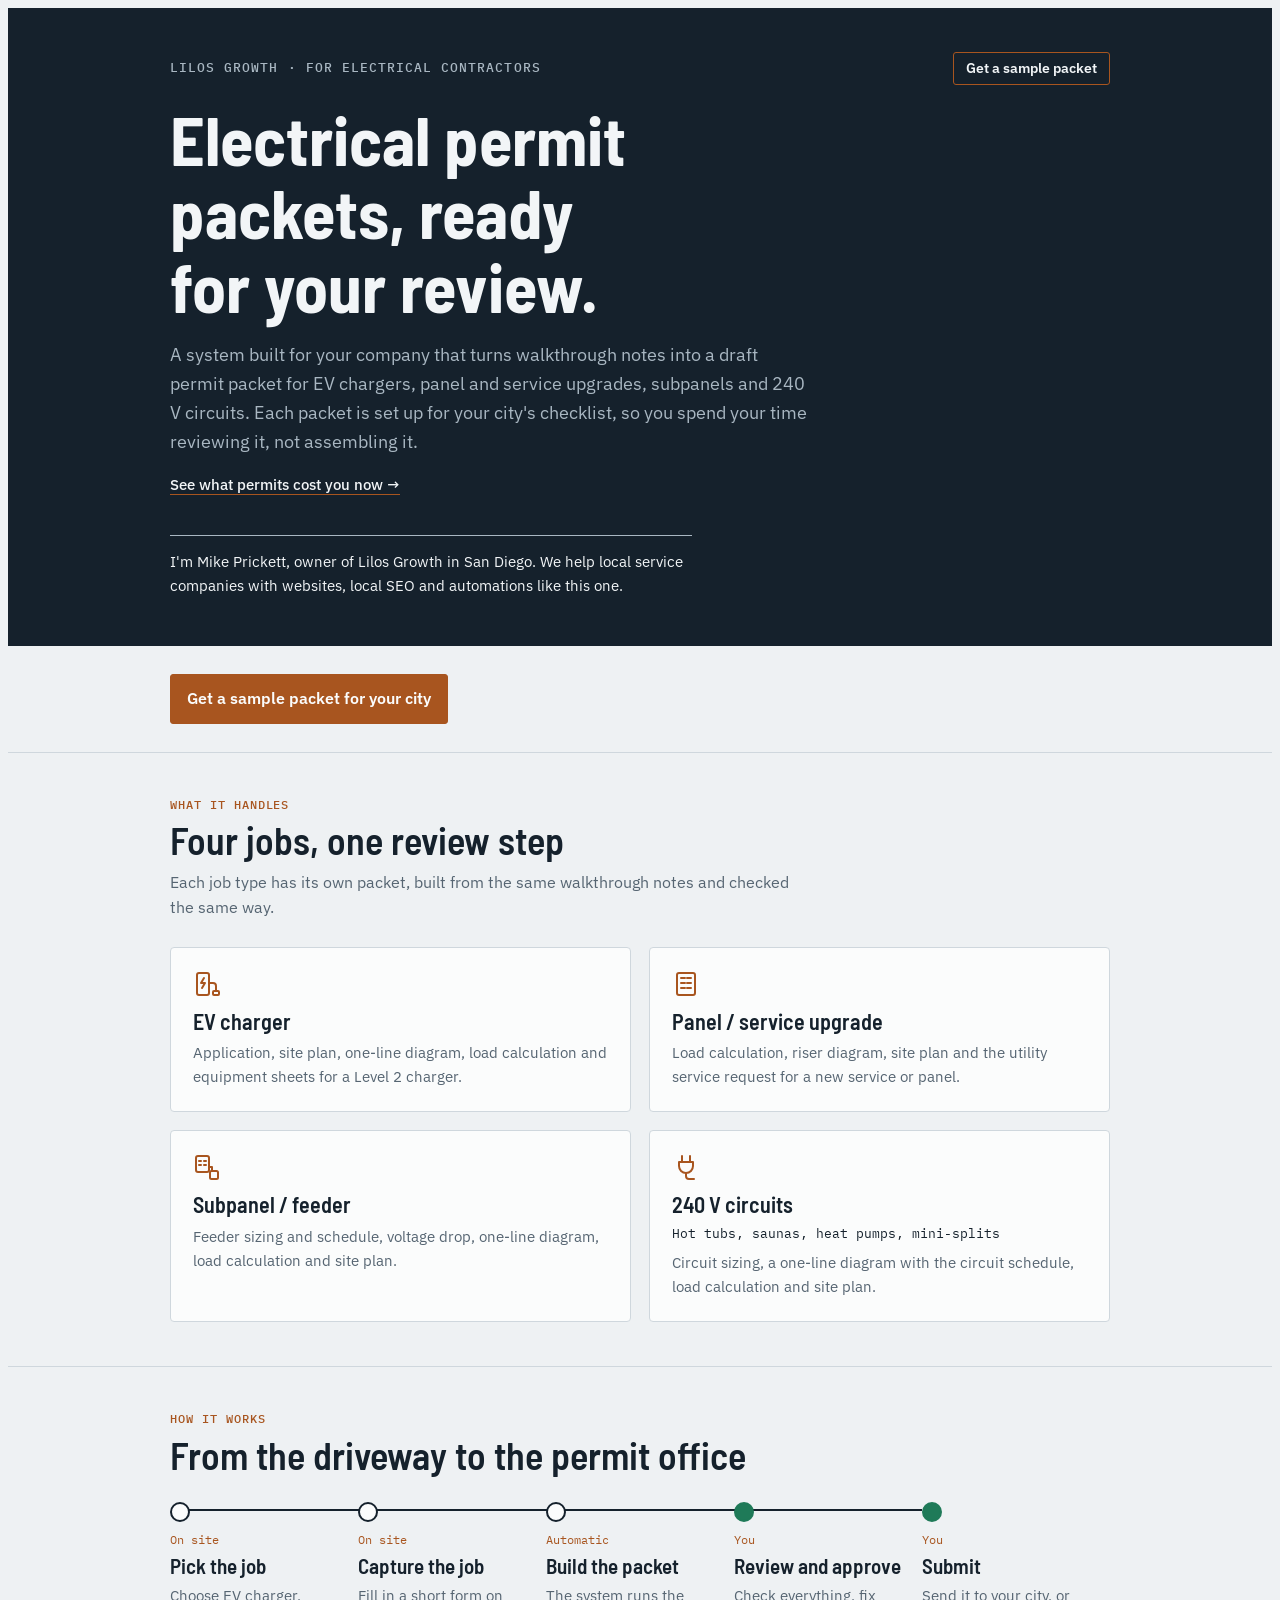
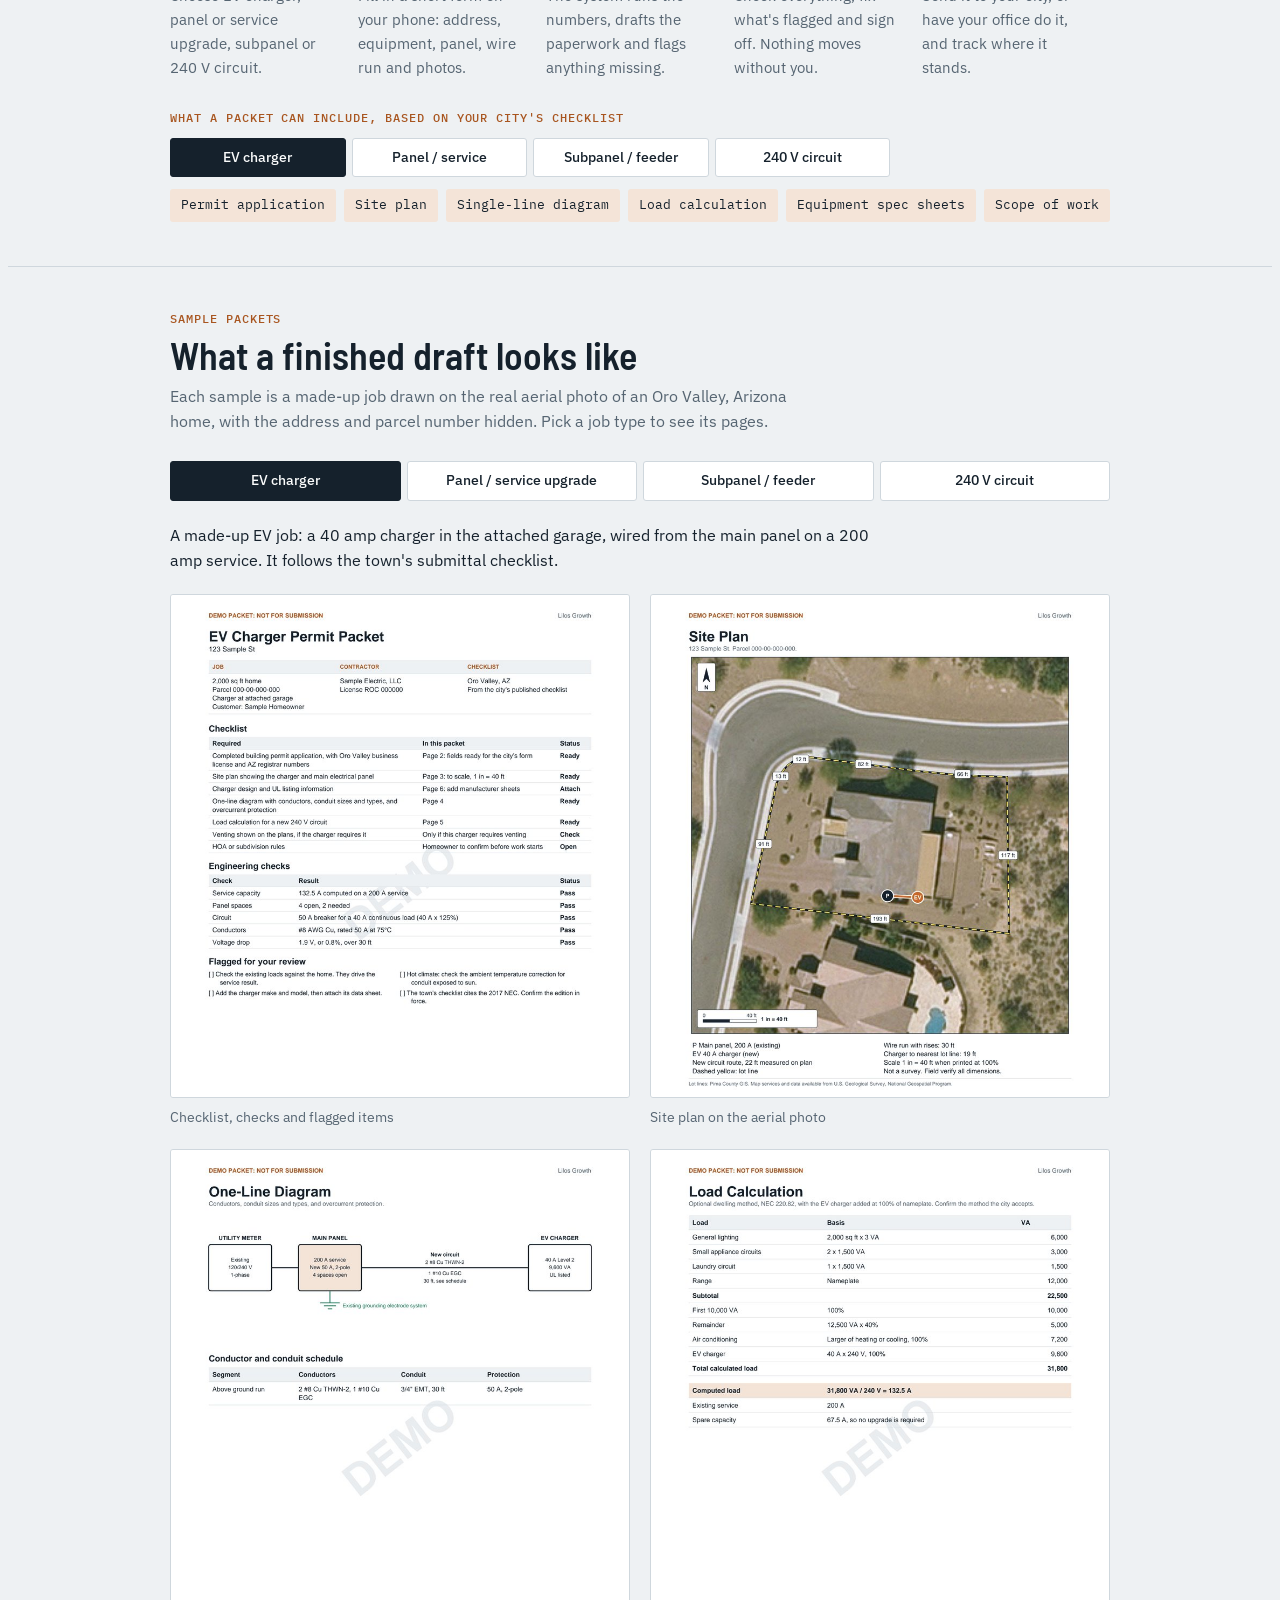
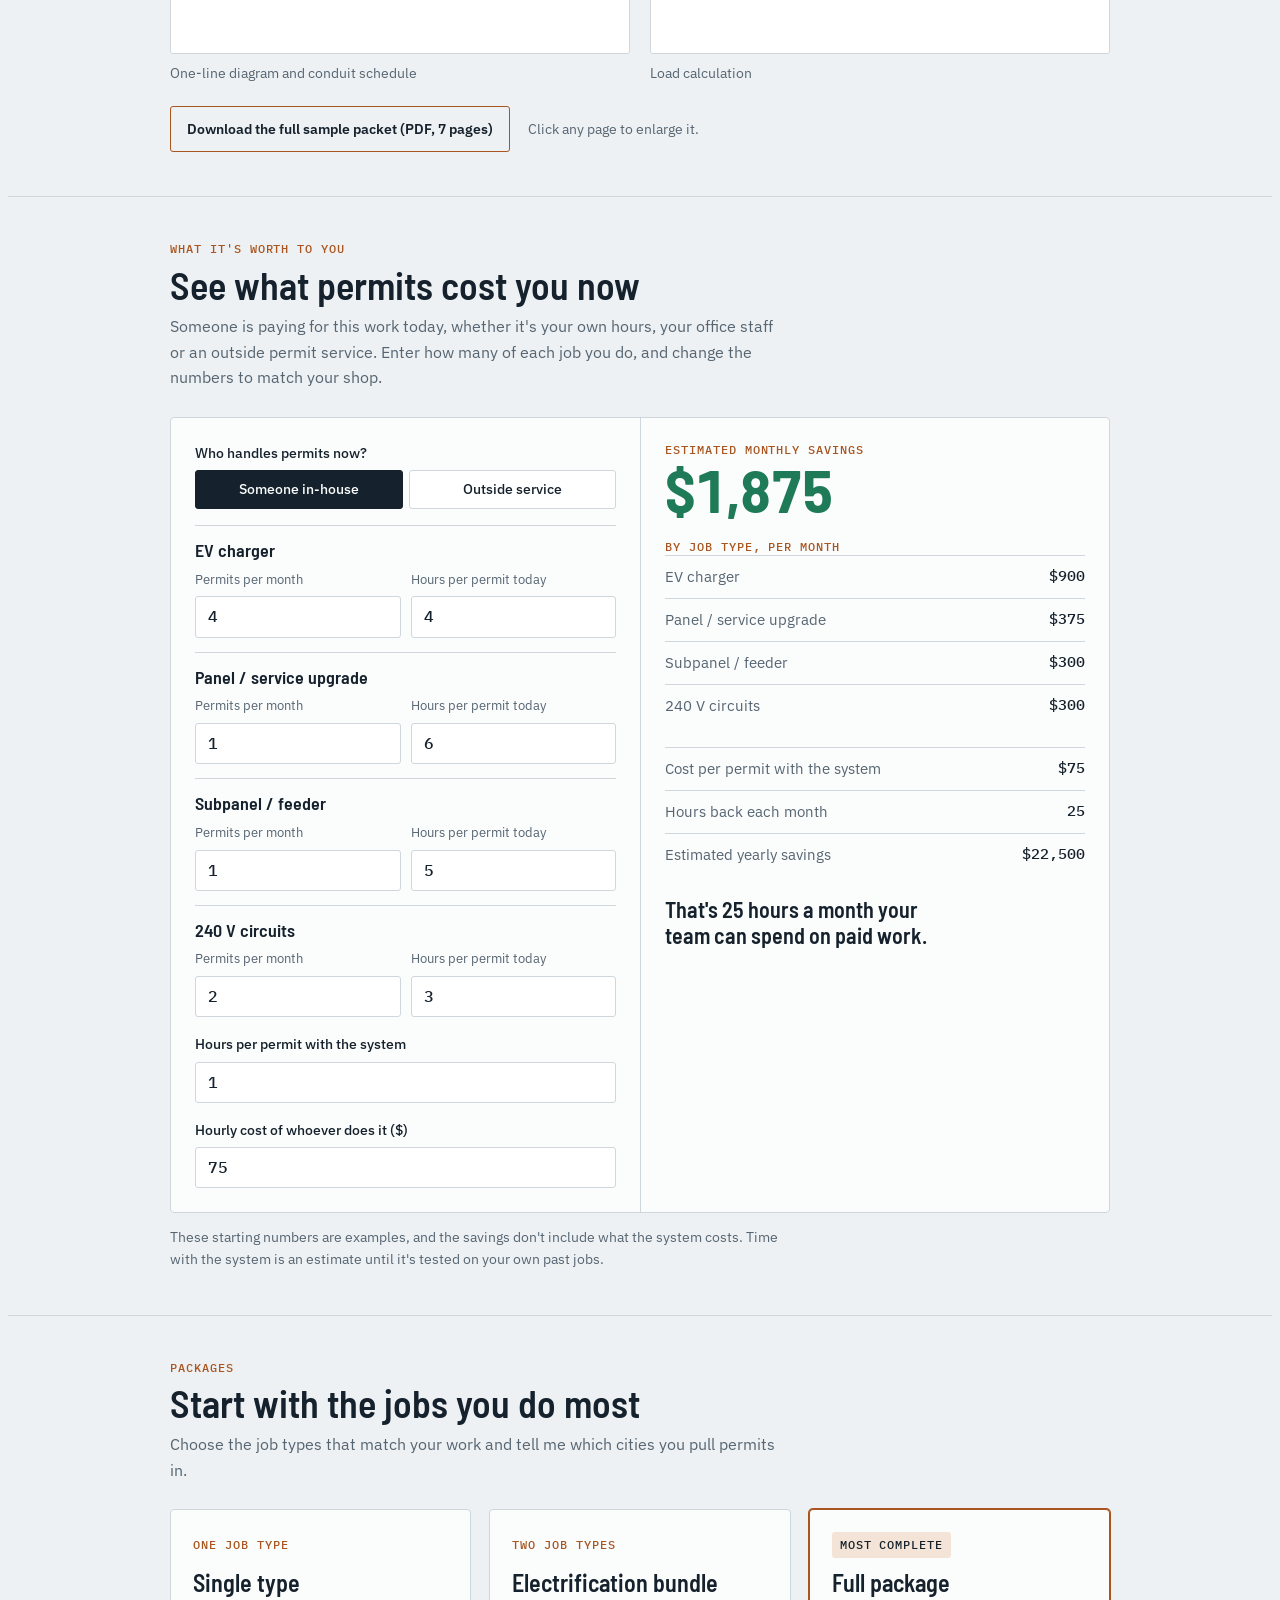
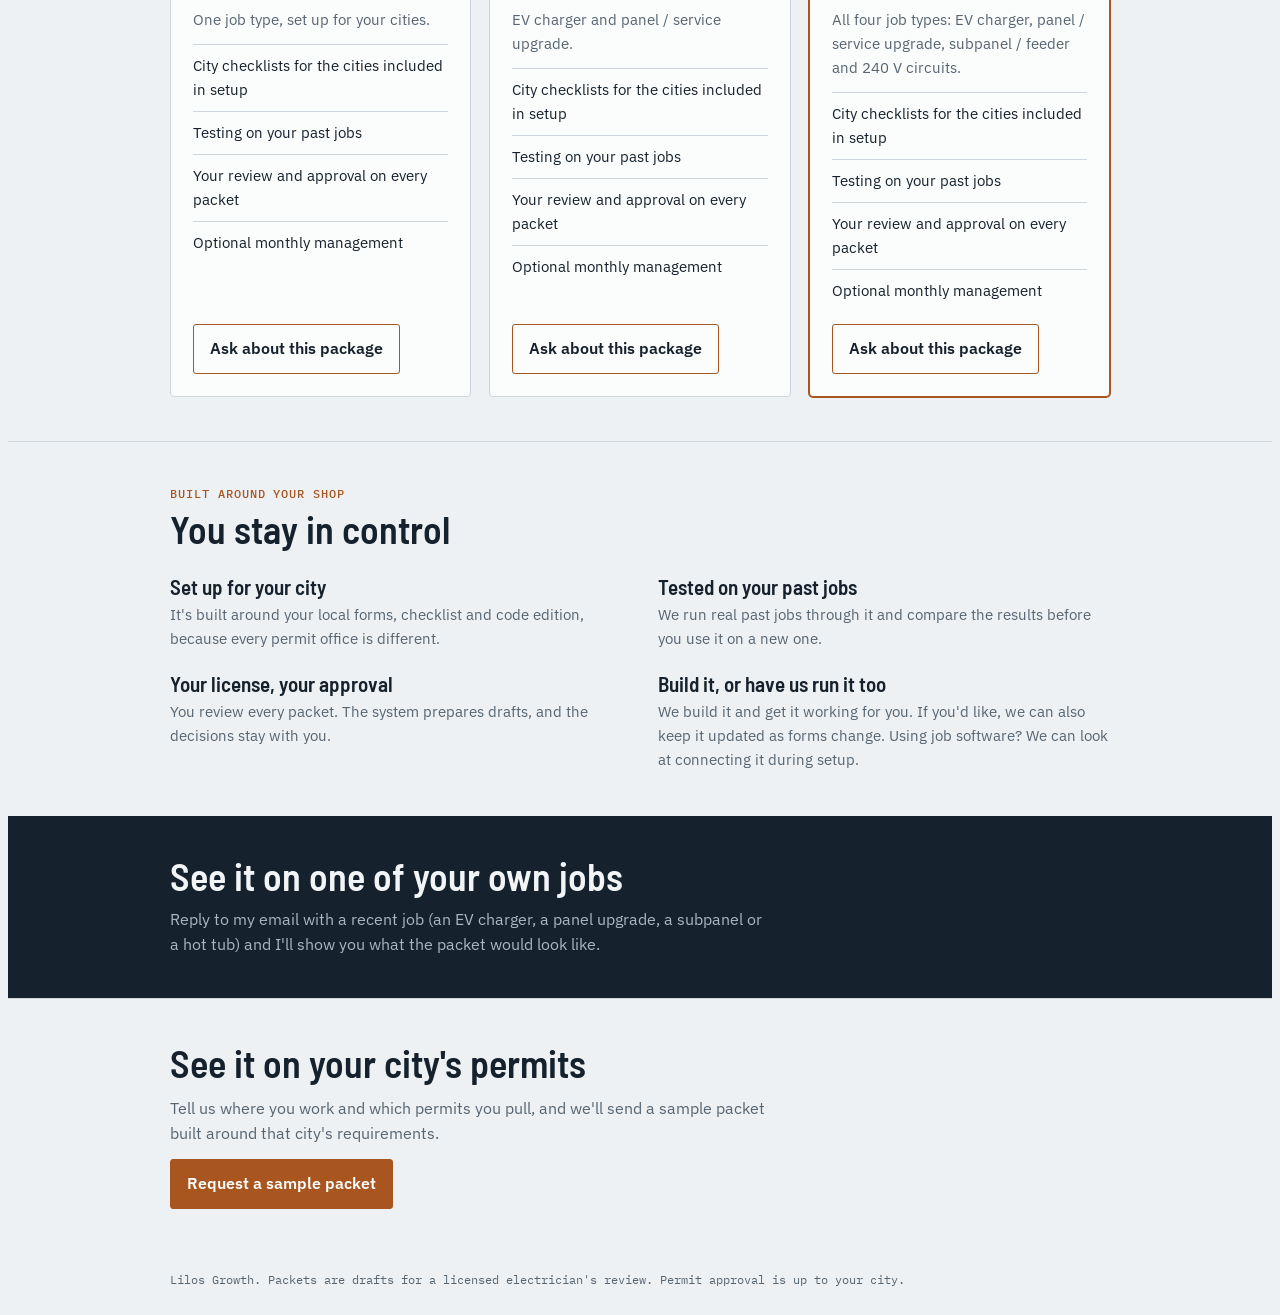
<file: index.html>
<!doctype html>
<html lang="en">
<head>
<meta charset="utf-8">
<meta name="viewport" content="width=device-width, initial-scale=1, viewport-fit=cover">
<title>Electrical Permit Packets</title>
<meta name="description" content="Electrical Permit Packets">
<meta name="claude:viewport-fit-sides" content="cover">
<meta name="robots" content="noindex">
<link rel="preconnect" href="https://fonts.googleapis.com">
<link rel="preconnect" href="https://fonts.gstatic.com" crossorigin>
<link rel="stylesheet" href="https://fonts.googleapis.com/css2?family=Barlow+Semi+Condensed:wght@500;600;700&family=IBM+Plex+Mono:wght@400;500&family=IBM+Plex+Sans:wght@400;500;600&display=swap">
<style>
/* Layout: a one-page sheet read top to bottom, with the workflow drawn as a single-line diagram. */
:root {
  --paper: #eef1f3;
  --sheet: #fbfcfc;
  --ink: #15212c;
  --muted: #566572;
  --rule: #cfd7dd;
  --copper: #a8551f;
  --copper-soft: #f4e4d8;
  --ground: #1f7a58;
  --band: #15212c;
  --band-ink: #f2f5f7;
  --band-muted: #a9b7c2;
  --field: #ffffff;
  --display: "Barlow Semi Condensed", "Arial Narrow", Arial, sans-serif;
  --body: "IBM Plex Sans", "Segoe UI", Arial, sans-serif;
  --mono: "IBM Plex Mono", "SFMono-Regular", Consolas, monospace;
}
@media (prefers-color-scheme: dark) {
  :root:not([data-theme="light"]) {
    --paper: #10181f; --sheet: #17212a; --ink: #edf2f5; --muted: #a2b0bb; --rule: #2f3d49;
    --copper: #e39a63; --copper-soft: #3a291e; --ground: #5cc29c; --band: #0b1217;
    --band-ink: #edf2f5; --band-muted: #9fb0bc; --field: #10181f; color-scheme: dark;
  }
}
:root[data-theme="dark"] {
  --paper: #10181f; --sheet: #17212a; --ink: #edf2f5; --muted: #a2b0bb; --rule: #2f3d49;
  --copper: #e39a63; --copper-soft: #3a291e; --ground: #5cc29c; --band: #0b1217;
  --band-ink: #edf2f5; --band-muted: #9fb0bc; --field: #10181f; color-scheme: dark;
}
* { box-sizing: border-box; }
[hidden] { display: none !important; }
body { background: var(--paper); color: var(--ink); font: 400 16px/1.6 var(--body); }
.wrap {
  max-width: 980px; margin: 0 auto; padding-block: 0;
  padding-left: max(20px, env(safe-area-inset-left, 0px));
  padding-right: max(20px, env(safe-area-inset-right, 0px));
}
h1, h2, h3 { font-family: var(--display); line-height: 1.08; margin: 0; text-wrap: balance; }
p { margin: 0; }
.label { font: 500 12px/1.3 var(--mono); letter-spacing: .08em; text-transform: uppercase; color: var(--copper); }

.hero { background: var(--band); color: var(--band-ink); }
.hero .wrap { display: grid; gap: 18px; padding-block: 44px 48px; }
.brand { font: 500 13px/1.3 var(--mono); letter-spacing: .08em; text-transform: uppercase; color: var(--band-muted); }
.topbar { display: flex; align-items: center; justify-content: space-between; gap: 12px; }
.cta { display: inline-block; padding: 11px 16px; border: 1px solid var(--copper); border-radius: 3px; color: var(--ink); font-weight: 600; text-decoration: none; }
.cta:hover, .cta:focus-visible { background: var(--copper-soft); }
.cta:focus-visible { outline: 2px solid var(--copper); outline-offset: 2px; }
.cta-sm { flex: none; padding: 7px 12px; font-size: 14px; line-height: 1.2; color: var(--band-ink); }
.cta-sm:hover, .cta-sm:focus-visible { background: var(--copper); color: var(--sheet); }
.cta-primary { background: var(--copper); color: var(--sheet); }
.cta-primary:hover, .cta-primary:focus-visible { background: var(--copper); color: var(--sheet); filter: brightness(1.08); }
.cta-row { padding-block: 28px; border-bottom: 1px solid var(--rule); }
.cta-row .wrap { display: grid; justify-items: start; }
.cta-end { border-top: 1px solid var(--rule); }
.cta-end .wrap { display: grid; gap: 12px; justify-items: start; }
.cta-end h2 { font-size: clamp(28px, 4vw, 38px); font-weight: 600; }
.cta-end p { color: var(--muted); max-width: 62ch; }
.hero h1 { font-size: clamp(40px, 7vw, 68px); font-weight: 700; max-width: 18ch; }
.hero p { font-size: 18px; max-width: 58ch; color: var(--band-muted); }

section { padding-block: 44px; }
section + section { border-top: 1px solid var(--rule); }
.head { display: grid; gap: 8px; margin-bottom: 26px; }
.head h2 { font-size: clamp(28px, 4vw, 38px); font-weight: 600; }
.head p { color: var(--muted); max-width: 62ch; }

/* Single-line diagram */
.oneline { list-style: none; margin: 0; padding: 0; display: grid; grid-template-columns: repeat(5, minmax(0, 1fr)); position: relative; }
.oneline::before { content: ""; position: absolute; left: 7px; right: 20%; top: 7px; height: 2px; background: var(--ink); }
.step { position: relative; display: grid; gap: 7px; padding-top: 30px; padding-right: 20px; align-content: start; min-width: 0; }
.step::before { content: ""; position: absolute; left: 0; top: 0; width: 16px; height: 16px; border-radius: 50%; background: var(--sheet); border: 2px solid var(--ink); }
.step.you::before { background: var(--ground); border-color: var(--ground); }
.step h3 { font-size: 21px; font-weight: 600; }
.step p { color: var(--muted); font-size: 15px; }
.tag { font: 400 12px/1.3 var(--mono); color: var(--copper); }

.packet { margin-top: 30px; display: grid; gap: 12px; }
.packet ul { list-style: none; margin: 0; padding: 0; display: flex; flex-wrap: wrap; gap: 8px; }
.packet li { font: 400 13px/1.3 var(--mono); padding: 8px 11px; background: var(--copper-soft); color: var(--ink); border-radius: 3px; }

/* Calculator */
.calc { display: grid; grid-template-columns: minmax(0, 1fr) minmax(0, 1fr); gap: 0; background: var(--sheet); border: 1px solid var(--rule); border-radius: 4px; }
.inputs { padding: 24px; display: grid; gap: 16px; align-content: start; }
.field { display: grid; gap: 6px; }
.field label, .legend { font-size: 14px; font-weight: 500; }
.field input { width: 100%; padding: 10px 12px; font: 500 16px/1.2 var(--mono); color: var(--ink); background: var(--field); border: 1px solid var(--rule); border-radius: 3px; }
.field input:focus-visible, .switch button:focus-visible { outline: 2px solid var(--copper); outline-offset: 1px; }
.switch { display: grid; grid-template-columns: 1fr 1fr; gap: 6px; }
.switch button { padding: 10px; font: 500 14px/1.2 var(--body); color: var(--ink); background: var(--field); border: 1px solid var(--rule); border-radius: 3px; cursor: pointer; }
.switch button[aria-pressed="true"] { background: var(--ink); color: var(--sheet); border-color: var(--ink); }
.results { padding: 24px; display: grid; gap: 20px; align-content: start; border-left: 1px solid var(--rule); }
.big { display: grid; gap: 2px; }
.big strong { font: 700 clamp(42px, 7vw, 60px)/1 var(--display); color: var(--ground); font-variant-numeric: tabular-nums; }
.rows { display: grid; gap: 0; margin: 0; }
.rows div { display: flex; justify-content: space-between; gap: 16px; padding-block: 9px; border-top: 1px solid var(--rule); }
.rows dt { color: var(--muted); font-size: 15px; }
.rows dd { margin: 0; font: 500 15px/1.5 var(--mono); font-variant-numeric: tabular-nums; white-space: nowrap; }
.hero-link { display: inline-block; margin: 0 0 22px; font: 500 15px/1.4 var(--body); color: var(--band-ink); text-decoration: underline; text-underline-offset: 4px; text-decoration-color: var(--copper); }
.hero-link:hover { text-decoration-thickness: 2px; }
.hero-link:focus-visible { outline: 2px solid var(--copper); outline-offset: 3px; }
.intro { font-size: 15px !important; color: var(--band-ink) !important; padding-top: 14px; border-top: 1px solid var(--band-muted); }
.pages { display: grid; grid-template-columns: repeat(2, minmax(0, 1fr)); gap: 20px; }
.pages figure { margin: 0; display: grid; gap: 8px; min-width: 0; align-content: start; }
.pages img { display: block; width: 100%; height: auto; border: 1px solid var(--rule); border-radius: 3px; background: #fff; }
.pages figcaption { font-size: 14px; color: var(--muted); }
.zoom { display: block; cursor: zoom-in; border-radius: 3px; }
.zoom:hover img, .zoom:focus-visible img { border-color: var(--copper); }
.packet-actions { margin-top: 22px; display: flex; flex-wrap: wrap; align-items: center; gap: 12px 18px; font-size: 14px; color: var(--muted); }
.download { display: inline-block; padding: 11px 16px; border: 1px solid var(--copper); border-radius: 3px; color: var(--ink); font-weight: 600; text-decoration: none; }
.download:hover, .download:focus-visible { background: var(--copper-soft); }
.page-view { width: min(900px, calc(100vw - 32px)); max-height: calc(100vh - 32px); padding: 0; border: 0; border-radius: 4px; background: #fff; overflow: auto; }
.page-view::backdrop { background: rgba(0, 0, 0, .75); }
.page-view img { display: block; width: 100%; height: auto; }
.page-view button { position: sticky; top: 10px; float: right; margin: 10px 10px -46px 0; z-index: 1; padding: 8px 12px; border: 1px solid #15212c; border-radius: 3px; background: #fff; color: #15212c; font-family: inherit; font-size: 14px; font-weight: 600; line-height: 1; cursor: pointer; }
.takeaway { font: 600 22px/1.2 var(--display); text-wrap: balance; }
.note { font-size: 13.5px; color: var(--muted); margin-top: 14px; max-width: 76ch; }

.promises { display: grid; grid-template-columns: repeat(2, minmax(0, 1fr)); gap: 22px 36px; }
.promises div { display: grid; gap: 4px; min-width: 0; align-content: start; }
.promises h3 { font-size: 21px; font-weight: 600; }
.promises p { color: var(--muted); font-size: 15px; }

.next { background: var(--band); color: var(--band-ink); }
.next .wrap { display: grid; gap: 10px; padding-block: 40px; }
.next h2 { font-size: clamp(28px, 4vw, 38px); font-weight: 600; }
.next p { color: var(--band-muted); max-width: 60ch; }
.foot { font: 400 12px/1.5 var(--mono); color: var(--muted); padding-block: 18px; }


/* Job cards */
.cards { display: grid; grid-template-columns: repeat(2, minmax(0, 1fr)); gap: 18px; }
.card { display: grid; gap: 8px; align-content: start; min-width: 0; padding: 22px; background: var(--sheet); border: 1px solid var(--rule); border-radius: 4px; }
.card svg { color: var(--copper); margin-bottom: 4px; }
.card h3 { font-size: 22px; font-weight: 600; }
.card p { color: var(--muted); font-size: 15px; }
.card .sub { font: 400 13px/1.4 var(--mono); color: var(--ink); }

/* Job picker for the packet contents, and the sample tabs */
.picker { display: grid; grid-template-columns: repeat(4, minmax(0, 1fr)); gap: 6px; }
.picker button, .tabs button { padding: 10px 12px; font: 500 14px/1.25 var(--body); color: var(--ink); background: var(--field); border: 1px solid var(--rule); border-radius: 3px; cursor: pointer; text-align: center; }
.picker button:focus-visible, .tabs button:focus-visible, .download:focus-visible, .zoom:focus-visible, .pkg a:focus-visible, .page-view button:focus-visible { outline: 2px solid var(--copper); outline-offset: 2px; }
.picker button[aria-pressed="true"], .tabs button[aria-selected="true"] { background: var(--ink); color: var(--sheet); border-color: var(--ink); }
.packet .picker { max-width: 720px; }
.tabs { display: grid; grid-template-columns: repeat(4, minmax(0, 1fr)); gap: 6px; margin-bottom: 22px; }
.tabpanel .about { margin-bottom: 20px; max-width: 72ch; }

/* Calculator, one row per job type */
.jobs { display: grid; gap: 14px; }
.job { display: grid; gap: 8px; padding-top: 14px; border-top: 1px solid var(--rule); min-width: 0; }
.job h3 { font: 600 18px/1.2 var(--display); }
.job-fields { display: grid; grid-template-columns: repeat(2, minmax(0, 1fr)); gap: 10px; }
.job-fields .field label { font-size: 13px; font-weight: 400; color: var(--muted); }
.subhead { font: 500 12px/1.3 var(--mono); letter-spacing: .08em; text-transform: uppercase; color: var(--copper); }

/* Packages */
.packages { display: grid; grid-template-columns: repeat(3, minmax(0, 1fr)); gap: 18px; align-items: stretch; }
.pkg { display: grid; grid-template-rows: auto auto auto 1fr auto; gap: 12px; min-width: 0; padding: 22px; background: var(--sheet); border: 1px solid var(--rule); border-radius: 4px; }
.pkg h3 { font-size: 24px; font-weight: 600; }
.pkg .scope { color: var(--muted); font-size: 15px; }
.pkg ul { list-style: none; margin: 0; padding: 0; align-self: start; }
.pkg li { padding-block: 9px; border-top: 1px solid var(--rule); font-size: 15px; }
.pkg a { justify-self: start; color: var(--ink); font-weight: 600; padding: 11px 16px; border: 1px solid var(--copper); border-radius: 3px; text-decoration: none; }
.pkg a:hover { background: var(--copper-soft); }
.pkg.full { border-color: var(--copper); box-shadow: 0 0 0 1px var(--copper); }
.pkg .kicker { justify-self: start; font: 500 12px/1.3 var(--mono); letter-spacing: .08em; text-transform: uppercase; color: var(--copper); padding-block: 5px; }
.pkg.full .kicker { color: var(--ink); background: var(--copper-soft); padding-inline: 8px; border-radius: 3px; }
.sr { position: absolute; width: 1px; height: 1px; margin: -1px; padding: 0; overflow: hidden; clip: rect(0 0 0 0); white-space: nowrap; border: 0; }

@media (max-width: 860px) {
  .oneline { grid-template-columns: 1fr; }
  .oneline::before { left: 7px; right: auto; top: 7px; bottom: 40px; width: 2px; height: auto; }
  .step { padding-top: 0; padding-left: 32px; padding-bottom: 24px; padding-right: 0; }
  .packages { grid-template-columns: minmax(0, 1fr); }
}
@media (max-width: 480px) {
  .topbar .brand { font-size: 11px; }
  .cta-sm { padding: 6px 10px; font-size: 13px; }
}
@media (max-width: 760px) {
  .calc { grid-template-columns: minmax(0, 1fr); }
  .results { border-left: 0; border-top: 1px solid var(--rule); }
  .promises { grid-template-columns: minmax(0, 1fr); }
  .pages { grid-template-columns: minmax(0, 1fr); }
  .cards { grid-template-columns: minmax(0, 1fr); }
  .tabs, .picker { grid-template-columns: repeat(2, minmax(0, 1fr)); }
}
@media (prefers-reduced-motion: no-preference) {
  .cta, .download, .pkg a, .picker button, .tabs button, .zoom img { transition: background-color .15s, border-color .15s, color .15s; }
}
</style>
</head>
<body>
<!-- Sample-packet CTA URL: appears in 3 links (header, under hero, bottom section). To change it, find and replace https://lilosgrowth.com/automations/electrical-permit-packets -->
<header class="hero">
  <div class="wrap">
    <div class="topbar">
      <div class="brand">Lilos Growth · For electrical contractors</div>
      <a class="cta cta-sm" href="https://lilosgrowth.com/automations/electrical-permit-packets">Get a sample packet</a>
    </div>
    <h1>Electrical permit packets, ready for your review.</h1>
    <p>A system built for your company that turns walkthrough notes into a draft permit packet for EV chargers, panel and service upgrades, subpanels and 240 V circuits. Each packet is set up for your city's checklist, so you spend your time reviewing it, not assembling it.</p>
    <a class="hero-link" href="#worth">See what permits cost you now &rarr;</a>
    <p class="intro">I'm Mike Prickett, owner of Lilos Growth in San Diego. We help local service companies with websites, local SEO and automations like this one.</p>
  </div>
</header>

<div class="cta-row">
  <div class="wrap"><a class="cta cta-primary" href="https://lilosgrowth.com/automations/electrical-permit-packets">Get a sample packet for your city</a></div>
</div>

<main>
  <section id="handles">
    <div class="wrap">
      <div class="head">
        <div class="label">What it handles</div>
        <h2>Four jobs, one review step</h2>
        <p>Each job type has its own packet, built from the same walkthrough notes and checked the same way.</p>
      </div>
      <div class="cards">
        <div class="card">
          <svg viewBox="0 0 28 28" width="28" height="28" fill="none" stroke="currentColor" stroke-width="2" stroke-linecap="round" stroke-linejoin="round" aria-hidden="true"><rect x="4" y="3" width="12" height="22" rx="2"/><path d="M11 8l-3 5h4l-3 5"/><path d="M16 13h4a3 3 0 0 1 3 3v5"/><rect x="20" y="21" width="6" height="4" rx="1"/></svg>
          <h3>EV charger</h3>
          <p>Application, site plan, one-line diagram, load calculation and equipment sheets for a Level 2 charger.</p>
        </div>
        <div class="card">
          <svg viewBox="0 0 28 28" width="28" height="28" fill="none" stroke="currentColor" stroke-width="2" stroke-linecap="round" stroke-linejoin="round" aria-hidden="true"><rect x="5" y="3" width="18" height="22" rx="2"/><path d="M9 8h4M15 8h4M9 13h4M15 13h4M9 18h4M15 18h4"/></svg>
          <h3>Panel / service upgrade</h3>
          <p>Load calculation, riser diagram, site plan and the utility service request for a new service or panel.</p>
        </div>
        <div class="card">
          <svg viewBox="0 0 28 28" width="28" height="28" fill="none" stroke="currentColor" stroke-width="2" stroke-linecap="round" stroke-linejoin="round" aria-hidden="true"><rect x="3" y="3" width="13" height="16" rx="2"/><path d="M6 8h2M11 8h2M6 12h2M11 12h2"/><path d="M16 14h3v4"/><rect x="17" y="18" width="8" height="8" rx="1.5"/></svg>
          <h3>Subpanel / feeder</h3>
          <p>Feeder sizing and schedule, voltage drop, one-line diagram, load calculation and site plan.</p>
        </div>
        <div class="card">
          <svg viewBox="0 0 28 28" width="28" height="28" fill="none" stroke="currentColor" stroke-width="2" stroke-linecap="round" stroke-linejoin="round" aria-hidden="true"><path d="M10 3v6M18 3v6"/><path d="M7 9h14v4a7 7 0 0 1-14 0z"/><path d="M14 20v3a3 3 0 0 0 3 3h5"/></svg>
          <h3>240 V circuits</h3>
          <p class="sub">Hot tubs, saunas, heat pumps, mini-splits</p>
          <p>Circuit sizing, a one-line diagram with the circuit schedule, load calculation and site plan.</p>
        </div>
      </div>
    </div>
  </section>

  <section id="how">
    <div class="wrap">
      <div class="head">
        <div class="label">How it works</div>
        <h2>From the driveway to the permit office</h2>
      </div>
      <ol class="oneline">
        <li class="step">
          <span class="tag">On site</span>
          <h3>Pick the job</h3>
          <p>Choose EV charger, panel or service upgrade, subpanel or 240 V circuit.</p>
        </li>
        <li class="step">
          <span class="tag">On site</span>
          <h3>Capture the job</h3>
          <p>Fill in a short form on your phone: address, equipment, panel, wire run and photos.</p>
        </li>
        <li class="step">
          <span class="tag">Automatic</span>
          <h3>Build the packet</h3>
          <p>The system runs the numbers, drafts the paperwork and flags anything missing.</p>
        </li>
        <li class="step you">
          <span class="tag">You</span>
          <h3>Review and approve</h3>
          <p>Check everything, fix what's flagged and sign off. Nothing moves without you.</p>
        </li>
        <li class="step you">
          <span class="tag">You</span>
          <h3>Submit</h3>
          <p>Send it to your city, or have your office do it, and track where it stands.</p>
        </li>
      </ol>
      <div class="packet">
        <div class="label">What a packet can include, based on your city's checklist</div>
        <div class="picker" id="packet-picker" role="group" aria-label="Job type">
          <button type="button" data-type="ev-charger" aria-pressed="true">EV charger</button>
          <button type="button" data-type="service-upgrade" aria-pressed="false">Panel / service</button>
          <button type="button" data-type="subpanel" aria-pressed="false">Subpanel / feeder</button>
          <button type="button" data-type="appliance-circuit" aria-pressed="false">240 V circuit</button>
        </div>
        <ul id="packet-chips">
          <li>Permit application</li>
          <li>Site plan</li>
          <li>Single-line diagram</li>
          <li>Load calculation</li>
          <li>Equipment spec sheets</li>
          <li>Scope of work</li>
        </ul>
      </div>
    </div>
  </section>

  <section id="sample">
    <div class="wrap">
      <div class="head">
        <div class="label">Sample packets</div>
        <h2>What a finished draft looks like</h2>
        <p>Each sample is a made-up job drawn on the real aerial photo of an Oro Valley, Arizona home, with the address and parcel number hidden. Pick a job type to see its pages.</p>
      </div>
      <div class="tabs" role="tablist" aria-label="Sample packet job type" id="sample-tabs">
        <button type="button" role="tab" id="tab-ev-charger" aria-controls="panel-ev-charger" aria-selected="true" tabindex="0" data-type="ev-charger">EV charger</button>
        <button type="button" role="tab" id="tab-service-upgrade" aria-controls="panel-service-upgrade" aria-selected="false" tabindex="-1" data-type="service-upgrade">Panel / service upgrade</button>
        <button type="button" role="tab" id="tab-subpanel" aria-controls="panel-subpanel" aria-selected="false" tabindex="-1" data-type="subpanel">Subpanel / feeder</button>
        <button type="button" role="tab" id="tab-appliance-circuit" aria-controls="panel-appliance-circuit" aria-selected="false" tabindex="-1" data-type="appliance-circuit">240 V circuit</button>
      </div>
      <div class="tabpanel" role="tabpanel" id="panel-ev-charger" aria-labelledby="tab-ev-charger">
        <p class="about">A made-up EV job: a 40 amp charger in the attached garage, wired from the main panel on a 200 amp service. It follows the town's submittal checklist.</p>
        <div class="pages">
          <figure><a class="zoom" href="samples/ev-charger/page-1.jpg" aria-label="Enlarge: Checklist, checks and flagged items"><img src="samples/ev-charger/thumb-1.jpg" alt="Sample cover page matching each item on the town's checklist, with engineering checks and items flagged for review" loading="lazy" width="850" height="933"></a><figcaption>Checklist, checks and flagged items</figcaption></figure>
          <figure><a class="zoom" href="samples/ev-charger/page-3.jpg" aria-label="Enlarge: Site plan on the aerial photo"><img src="samples/ev-charger/thumb-3.jpg" alt="Sample site plan drawn to scale on an aerial photo, showing the lot lines with dimensions, the main panel, the charger and the wire route" loading="lazy" width="850" height="933"></a><figcaption>Site plan on the aerial photo</figcaption></figure>
          <figure><a class="zoom" href="samples/ev-charger/page-4.jpg" aria-label="Enlarge: One-line diagram and conduit schedule"><img src="samples/ev-charger/thumb-4.jpg" alt="Sample one-line diagram with the conductor and conduit schedule" loading="lazy" width="850" height="933"></a><figcaption>One-line diagram and conduit schedule</figcaption></figure>
          <figure><a class="zoom" href="samples/ev-charger/page-5.jpg" aria-label="Enlarge: Load calculation"><img src="samples/ev-charger/thumb-5.jpg" alt="Sample load calculation totaling 132.5 amps on a 200 amp service" loading="lazy" width="850" height="933"></a><figcaption>Load calculation</figcaption></figure>
        </div>
        <div class="packet-actions">
          <a class="download" href="samples/ev-charger.pdf" download aria-label="Download the full sample packet (PDF, 7 pages), EV charger">Download the full sample packet (PDF, 7 pages)</a>
          <span>Click any page to enlarge it.</span>
        </div>
      </div>
      <div class="tabpanel" role="tabpanel" id="panel-service-upgrade" aria-labelledby="tab-service-upgrade" hidden>
        <p class="about">A made-up service upgrade: an overhead service going from 100 to 200 amps with a new meter and main panel, and a planned EV charger in the load calculation. It uses a general checklist, and your city's rules are added in setup.</p>
        <div class="pages">
          <figure><a class="zoom" href="samples/service-upgrade/page-1.jpg" aria-label="Enlarge: Checklist, checks and flagged items"><img src="samples/service-upgrade/thumb-1.jpg" alt="Sample cover page with the checklist, engineering checks and items flagged for review" loading="lazy" width="850" height="933"></a><figcaption>Checklist, checks and flagged items</figcaption></figure>
          <figure><a class="zoom" href="samples/service-upgrade/page-3.jpg" aria-label="Enlarge: Site plan on the aerial photo"><img src="samples/service-upgrade/thumb-3.jpg" alt="Sample site plan drawn to scale on an aerial photo, showing the lot lines with dimensions, the meter and the main panel" loading="lazy" width="850" height="933"></a><figcaption>Site plan on the aerial photo</figcaption></figure>
          <figure><a class="zoom" href="samples/service-upgrade/page-4.jpg" aria-label="Enlarge: Riser diagram and conduit schedule"><img src="samples/service-upgrade/thumb-4.jpg" alt="Sample riser diagram from the utility service to the meter-main and panel, with grounding electrodes and the conductor and conduit schedule" loading="lazy" width="850" height="933"></a><figcaption>Riser diagram and conduit schedule</figcaption></figure>
          <figure><a class="zoom" href="samples/service-upgrade/page-5.jpg" aria-label="Enlarge: Load calculation"><img src="samples/service-upgrade/thumb-5.jpg" alt="Sample load calculation totaling 158.3 amps, with the new 200 amp service" loading="lazy" width="850" height="933"></a><figcaption>Load calculation</figcaption></figure>
        </div>
        <div class="packet-actions">
          <a class="download" href="samples/service-upgrade.pdf" download aria-label="Download the full sample packet (PDF, 8 pages), Panel / service upgrade">Download the full sample packet (PDF, 8 pages)</a>
          <span>Click any page to enlarge it.</span>
        </div>
      </div>
      <div class="tabpanel" role="tabpanel" id="panel-subpanel" aria-labelledby="tab-subpanel" hidden>
        <p class="about">A made-up subpanel job: a 100 amp subpanel in a detached building, fed by a 90 foot feeder from the main panel on a 200 amp service. It uses a general checklist, and your city's rules are added in setup.</p>
        <div class="pages">
          <figure><a class="zoom" href="samples/subpanel/page-1.jpg" aria-label="Enlarge: Checklist, checks and flagged items"><img src="samples/subpanel/thumb-1.jpg" alt="Sample cover page with the checklist, engineering checks and items flagged for review" loading="lazy" width="850" height="949"></a><figcaption>Checklist, checks and flagged items</figcaption></figure>
          <figure><a class="zoom" href="samples/subpanel/page-3.jpg" aria-label="Enlarge: Site plan on the aerial photo"><img src="samples/subpanel/thumb-3.jpg" alt="Sample site plan drawn to scale on an aerial photo, showing the lot lines with dimensions, the main panel, the subpanel and the feeder route" loading="lazy" width="850" height="949"></a><figcaption>Site plan on the aerial photo</figcaption></figure>
          <figure><a class="zoom" href="samples/subpanel/page-4.jpg" aria-label="Enlarge: One-line diagram and feeder conductors"><img src="samples/subpanel/thumb-4.jpg" alt="Sample one-line diagram with the feeder conductors, equipment grounding conductor and grounding" loading="lazy" width="850" height="949"></a><figcaption>One-line diagram and feeder conductors</figcaption></figure>
          <figure><a class="zoom" href="samples/subpanel/page-6.jpg" aria-label="Enlarge: Load calculation"><img src="samples/subpanel/thumb-6.jpg" alt="Sample load calculation totaling 137.8 amps on a 200 amp service" loading="lazy" width="850" height="949"></a><figcaption>Load calculation</figcaption></figure>
        </div>
        <div class="packet-actions">
          <a class="download" href="samples/subpanel.pdf" download aria-label="Download the full sample packet (PDF, 8 pages), Subpanel / feeder">Download the full sample packet (PDF, 8 pages)</a>
          <span>Click any page to enlarge it.</span>
        </div>
      </div>
      <div class="tabpanel" role="tabpanel" id="panel-appliance-circuit" aria-labelledby="tab-appliance-circuit" hidden>
        <p class="about">A made-up hot tub job: a 40 amp outdoor circuit run 40 feet from the main panel on a 200 amp service, with the spa's GFCI protection and disconnect distance checked. It uses a general checklist, and your city's rules are added in setup.</p>
        <div class="pages">
          <figure><a class="zoom" href="samples/appliance-circuit/page-1.jpg" aria-label="Enlarge: Checklist, checks and flagged items"><img src="samples/appliance-circuit/thumb-1.jpg" alt="Sample cover page with the checklist, engineering checks and items flagged for review" loading="lazy" width="850" height="949"></a><figcaption>Checklist, checks and flagged items</figcaption></figure>
          <figure><a class="zoom" href="samples/appliance-circuit/page-3.jpg" aria-label="Enlarge: Site plan on the aerial photo"><img src="samples/appliance-circuit/thumb-3.jpg" alt="Sample site plan drawn to scale on an aerial photo, showing the lot lines with dimensions, the main panel, the hot tub and the circuit route" loading="lazy" width="850" height="949"></a><figcaption>Site plan on the aerial photo</figcaption></figure>
          <figure><a class="zoom" href="samples/appliance-circuit/page-4.jpg" aria-label="Enlarge: One-line diagram, breaker and disconnect"><img src="samples/appliance-circuit/thumb-4.jpg" alt="Sample one-line diagram with the conductors, breaker and disconnect" loading="lazy" width="850" height="949"></a><figcaption>One-line diagram, breaker and disconnect</figcaption></figure>
          <figure><a class="zoom" href="samples/appliance-circuit/page-5.jpg" aria-label="Enlarge: Load calculation"><img src="samples/appliance-circuit/thumb-5.jpg" alt="Sample load calculation totaling 150.3 amps on a 200 amp service" loading="lazy" width="850" height="949"></a><figcaption>Load calculation</figcaption></figure>
        </div>
        <div class="packet-actions">
          <a class="download" href="samples/appliance-circuit.pdf" download aria-label="Download the full sample packet (PDF, 7 pages), 240 V circuit">Download the full sample packet (PDF, 7 pages)</a>
          <span>Click any page to enlarge it.</span>
        </div>
      </div>
    </div>
  </section>

  <section id="worth">
    <div class="wrap">
      <div class="head">
        <div class="label">What it's worth to you</div>
        <h2>See what permits cost you now</h2>
        <p>Someone is paying for this work today, whether it's your own hours, your office staff or an outside permit service. Enter how many of each job you do, and change the numbers to match your shop.</p>
      </div>
      <div class="calc">
        <form class="inputs" id="calc-form">
          <div class="field">
            <span class="legend" id="who-label">Who handles permits now?</span>
            <div class="switch" role="group" aria-labelledby="who-label">
              <button type="button" id="mode-house" aria-pressed="true">Someone in-house</button>
              <button type="button" id="mode-service" aria-pressed="false">Outside service</button>
            </div>
          </div>
          <div class="jobs">
            <div class="job" role="group" aria-labelledby="job-ev">
              <h3 id="job-ev">EV charger</h3>
              <div class="job-fields">
                <div class="field"><label for="permits-ev">Permits per month</label><input id="permits-ev" type="number" inputmode="decimal" min="0" step="1" value="4"></div>
                <div class="field hours-field"><label for="hours-ev">Hours per permit today</label><input id="hours-ev" type="number" inputmode="decimal" min="0" step="0.25" value="4"></div>
              </div>
            </div>
            <div class="job" role="group" aria-labelledby="job-service">
              <h3 id="job-service">Panel / service upgrade</h3>
              <div class="job-fields">
                <div class="field"><label for="permits-service">Permits per month</label><input id="permits-service" type="number" inputmode="decimal" min="0" step="1" value="1"></div>
                <div class="field hours-field"><label for="hours-service">Hours per permit today</label><input id="hours-service" type="number" inputmode="decimal" min="0" step="0.25" value="6"></div>
              </div>
            </div>
            <div class="job" role="group" aria-labelledby="job-subpanel">
              <h3 id="job-subpanel">Subpanel / feeder</h3>
              <div class="job-fields">
                <div class="field"><label for="permits-subpanel">Permits per month</label><input id="permits-subpanel" type="number" inputmode="decimal" min="0" step="1" value="1"></div>
                <div class="field hours-field"><label for="hours-subpanel">Hours per permit today</label><input id="hours-subpanel" type="number" inputmode="decimal" min="0" step="0.25" value="5"></div>
              </div>
            </div>
            <div class="job" role="group" aria-labelledby="job-circuit">
              <h3 id="job-circuit">240 V circuits</h3>
              <div class="job-fields">
                <div class="field"><label for="permits-circuit">Permits per month</label><input id="permits-circuit" type="number" inputmode="decimal" min="0" step="1" value="2"></div>
                <div class="field hours-field"><label for="hours-circuit">Hours per permit today</label><input id="hours-circuit" type="number" inputmode="decimal" min="0" step="0.25" value="3"></div>
              </div>
            </div>
          </div>
          <div class="field" id="fee-field" hidden>
            <label for="fee">Service fee per permit ($)</label>
            <input id="fee" type="number" inputmode="decimal" min="0" step="10" value="250">
          </div>
          <div class="field">
            <label for="review">Hours per permit with the system</label>
            <input id="review" type="number" inputmode="decimal" min="0" step="0.25" value="1">
          </div>
          <div class="field" id="rate-field">
            <label for="rate">Hourly cost of whoever does it ($)</label>
            <input id="rate" type="number" inputmode="decimal" min="0" step="5" value="75">
          </div>
        </form>
        <div class="results" aria-live="polite">
          <div class="big">
            <div class="label">Estimated monthly savings</div>
            <strong id="out-month">$0</strong>
          </div>
          <div>
            <div class="subhead">By job type, per month</div>
            <dl class="rows" id="out-types">
              <div><dt>EV charger</dt><dd id="out-ev">$0</dd></div>
              <div><dt>Panel / service upgrade</dt><dd id="out-service">$0</dd></div>
              <div><dt>Subpanel / feeder</dt><dd id="out-subpanel">$0</dd></div>
              <div><dt>240 V circuits</dt><dd id="out-circuit">$0</dd></div>
            </dl>
          </div>
          <dl class="rows">
            <div><dt>Cost per permit with the system</dt><dd id="out-with">$0</dd></div>
            <div><dt>Hours back each month</dt><dd id="out-hours">0</dd></div>
            <div><dt>Estimated yearly savings</dt><dd id="out-year">$0</dd></div>
          </dl>
          <p class="takeaway" id="out-line"></p>
        </div>
      </div>
      <p class="note">These starting numbers are examples, and the savings don't include what the system costs. Time with the system is an estimate until it's tested on your own past jobs.</p>
    </div>
  </section>

  <section id="packages">
    <div class="wrap">
      <div class="head">
        <div class="label">Packages</div>
        <h2>Start with the jobs you do most</h2>
        <p>Choose the job types that match your work and tell me which cities you pull permits in.</p>
      </div>
      <div class="packages">
        <div class="pkg">
          <div class="kicker">One job type</div>
          <h3>Single type</h3>
          <p class="scope">One job type, set up for your cities.</p>
          <ul>
            <li>City checklists for the cities included in setup</li>
            <li>Testing on your past jobs</li>
            <li>Your review and approval on every packet</li>
            <li>Optional monthly management</li>
          </ul>
          <a href="#contact" aria-label="Ask about this package: Single type">Ask about this package</a>
        </div>
        <div class="pkg">
          <div class="kicker">Two job types</div>
          <h3>Electrification bundle</h3>
          <p class="scope">EV charger and panel / service upgrade.</p>
          <ul>
            <li>City checklists for the cities included in setup</li>
            <li>Testing on your past jobs</li>
            <li>Your review and approval on every packet</li>
            <li>Optional monthly management</li>
          </ul>
          <a href="#contact" aria-label="Ask about this package: Electrification bundle">Ask about this package</a>
        </div>
        <div class="pkg full">
          <div class="kicker">Most complete</div>
          <h3>Full package</h3>
          <p class="scope">All four job types: EV charger, panel / service upgrade, subpanel / feeder and 240 V circuits.</p>
          <ul>
            <li>City checklists for the cities included in setup</li>
            <li>Testing on your past jobs</li>
            <li>Your review and approval on every packet</li>
            <li>Optional monthly management</li>
          </ul>
          <a href="#contact" aria-label="Ask about this package: Full package">Ask about this package</a>
        </div>
      </div>
    </div>
  </section>

  <section id="control">
    <div class="wrap">
      <div class="head">
        <div class="label">Built around your shop</div>
        <h2>You stay in control</h2>
      </div>
      <div class="promises">
        <div>
          <h3>Set up for your city</h3>
          <p>It's built around your local forms, checklist and code edition, because every permit office is different.</p>
        </div>
        <div>
          <h3>Tested on your past jobs</h3>
          <p>We run real past jobs through it and compare the results before you use it on a new one.</p>
        </div>
        <div>
          <h3>Your license, your approval</h3>
          <p>You review every packet. The system prepares drafts, and the decisions stay with you.</p>
        </div>
        <div>
          <h3>Build it, or have us run it too</h3>
          <p>We build it and get it working for you. If you'd like, we can also keep it updated as forms change. Using job software? We can look at connecting it during setup.</p>
        </div>
      </div>
    </div>
  </section>
</main>

<aside class="next" id="contact" aria-labelledby="contact-title">
  <div class="wrap">
    <h2 id="contact-title">See it on one of your own jobs</h2>
    <p>Reply to my email with a recent job (an EV charger, a panel upgrade, a subpanel or a hot tub) and I'll show you what the packet would look like.</p>
  </div>
</aside>

<section class="cta-end" aria-labelledby="cta-end-title">
  <div class="wrap">
    <h2 id="cta-end-title">See it on your city's permits</h2>
    <p>Tell us where you work and which permits you pull, and we'll send a sample packet built around that city's requirements.</p>
    <a class="cta cta-primary" href="https://lilosgrowth.com/automations/electrical-permit-packets">Request a sample packet</a>
  </div>
</section>

<footer class="wrap foot">Lilos Growth. Packets are drafts for a licensed electrician's review. Permit approval is up to your city.</footer>

<dialog class="page-view" id="page-view" aria-label="Enlarged sample page">
  <button type="button" id="page-view-close">Close</button>
  <img id="page-view-image" alt="">
</dialog>

<script>
(function () {
  var view = document.getElementById("page-view");
  var image = document.getElementById("page-view-image");
  var opener = null;
  document.querySelectorAll(".zoom").forEach(function (link) {
    link.addEventListener("click", function (event) {
      event.preventDefault();
      opener = link;
      image.src = link.getAttribute("href");
      image.alt = link.querySelector("img").alt;
      view.showModal();
      view.scrollTop = 0;
    });
  });
  document.getElementById("page-view-close").addEventListener("click", function () { view.close(); });
  view.addEventListener("click", function (event) { if (event.target === view) view.close(); });
  view.addEventListener("close", function () { if (opener) opener.focus(); });
})();
</script>

<script>
/* One selected job type drives the packet contents list and the sample tabs. */
(function () {
  var CHIPS = {
    "ev-charger": ["Permit application", "Site plan", "Single-line diagram", "Load calculation", "Equipment spec sheets", "Scope of work"],
    "service-upgrade": ["Permit application", "Site plan", "Riser diagram", "Load calculation", "Utility service request", "Equipment spec sheets", "Scope of work"],
    "subpanel": ["Permit application", "Site plan", "Single-line diagram", "Feeder schedule", "Load calculation", "Equipment spec sheets", "Scope of work"],
    "appliance-circuit": ["Permit application", "Site plan", "One-line diagram with circuit schedule", "Load calculation", "Equipment spec sheets", "Scope of work"]
  };
  var ORDER = ["ev-charger", "service-upgrade", "subpanel", "appliance-circuit"];
  var tabs = Array.prototype.slice.call(document.querySelectorAll("#sample-tabs [role=tab]"));
  var picks = Array.prototype.slice.call(document.querySelectorAll("#packet-picker button"));
  var chips = document.getElementById("packet-chips");

  function select(type, focus) {
    tabs.forEach(function (tab) {
      var on = tab.getAttribute("data-type") === type;
      tab.setAttribute("aria-selected", String(on));
      tab.tabIndex = on ? 0 : -1;
      document.getElementById(tab.getAttribute("aria-controls")).hidden = !on;
      if (on && focus) tab.focus();
    });
    picks.forEach(function (button) { button.setAttribute("aria-pressed", String(button.getAttribute("data-type") === type)); });
    chips.innerHTML = "";
    CHIPS[type].forEach(function (text) {
      var item = document.createElement("li");
      item.textContent = text;
      chips.appendChild(item);
    });
  }
  function remember(type) {
    try {
      var url = new URL(window.location.href);
      url.searchParams.set("type", type);
      window.history.replaceState(null, "", url);
    } catch (e) { /* the page works without it */ }
  }

  tabs.forEach(function (tab, index) {
    tab.addEventListener("click", function () { select(tab.getAttribute("data-type"), false); remember(tab.getAttribute("data-type")); });
    tab.addEventListener("keydown", function (event) {
      var next = null;
      if (event.key === "ArrowRight" || event.key === "ArrowDown") next = (index + 1) % tabs.length;
      else if (event.key === "ArrowLeft" || event.key === "ArrowUp") next = (index + tabs.length - 1) % tabs.length;
      else if (event.key === "Home") next = 0;
      else if (event.key === "End") next = tabs.length - 1;
      if (next === null) return;
      event.preventDefault();
      var type = tabs[next].getAttribute("data-type");
      select(type, true);
      remember(type);
    });
  });
  picks.forEach(function (button) {
    button.addEventListener("click", function () { select(button.getAttribute("data-type"), false); });
  });

  var start = "ev-charger";
  try {
    var wanted = new URLSearchParams(window.location.search).get("type");
    if (wanted && ORDER.indexOf(wanted) !== -1) start = wanted;
    else if (window.location.hostname.indexOf("ev-") === 0) start = "ev-charger";
  } catch (e) { /* default tab */ }
  select(start, false);
})();
</script>

<script>
(function () {
  var money = new Intl.NumberFormat("en-US", { style: "currency", currency: "USD", maximumFractionDigits: 0 });
  var KEYS = ["ev", "service", "subpanel", "circuit"];
  var mode = "house";
  function num(id) {
    var value = parseFloat(document.getElementById(id).value);
    return isFinite(value) && value > 0 ? value : 0;
  }
  function set(id, text) { document.getElementById(id).textContent = text; }
  function update() {
    var review = num("review"), rate = num("rate"), fee = num("fee");
    var withSystem = review * rate;
    var monthly = 0, hoursBack = 0;
    KEYS.forEach(function (key) {
      var permits = num("permits-" + key);
      var today = mode === "house" ? num("hours-" + key) * rate : fee;
      var saved = Math.max((today - withSystem) * permits, 0);
      monthly += saved;
      if (mode === "house") hoursBack += Math.max((num("hours-" + key) - review) * permits, 0);
      set("out-" + key, money.format(saved));
    });
    set("out-with", money.format(withSystem));
    set("out-month", money.format(monthly));
    set("out-year", money.format(monthly * 12));
    var hours = Math.round(hoursBack * 10) / 10;
    set("out-hours", mode === "house" ? String(hours) : "Not applicable");
    set("out-line", mode === "house"
      ? "That's " + hours + " hours a month your team can spend on paid work."
      : "That's " + money.format(monthly * 12) + " a year that stays in your business.");
  }
  function setMode(next) {
    mode = next;
    document.getElementById("mode-house").setAttribute("aria-pressed", String(next === "house"));
    document.getElementById("mode-service").setAttribute("aria-pressed", String(next === "service"));
    document.getElementById("rate-field").hidden = false;
    document.getElementById("fee-field").hidden = next !== "service";
    document.querySelectorAll(".hours-field").forEach(function (field) { field.hidden = next !== "house"; });
    update();
  }
  document.getElementById("mode-house").addEventListener("click", function () { setMode("house"); });
  document.getElementById("mode-service").addEventListener("click", function () { setMode("service"); });
  document.getElementById("calc-form").addEventListener("input", update);
  document.getElementById("calc-form").addEventListener("submit", function (e) { e.preventDefault(); });
  setMode("house");
})();
</script>
</body>
</html>
</file>
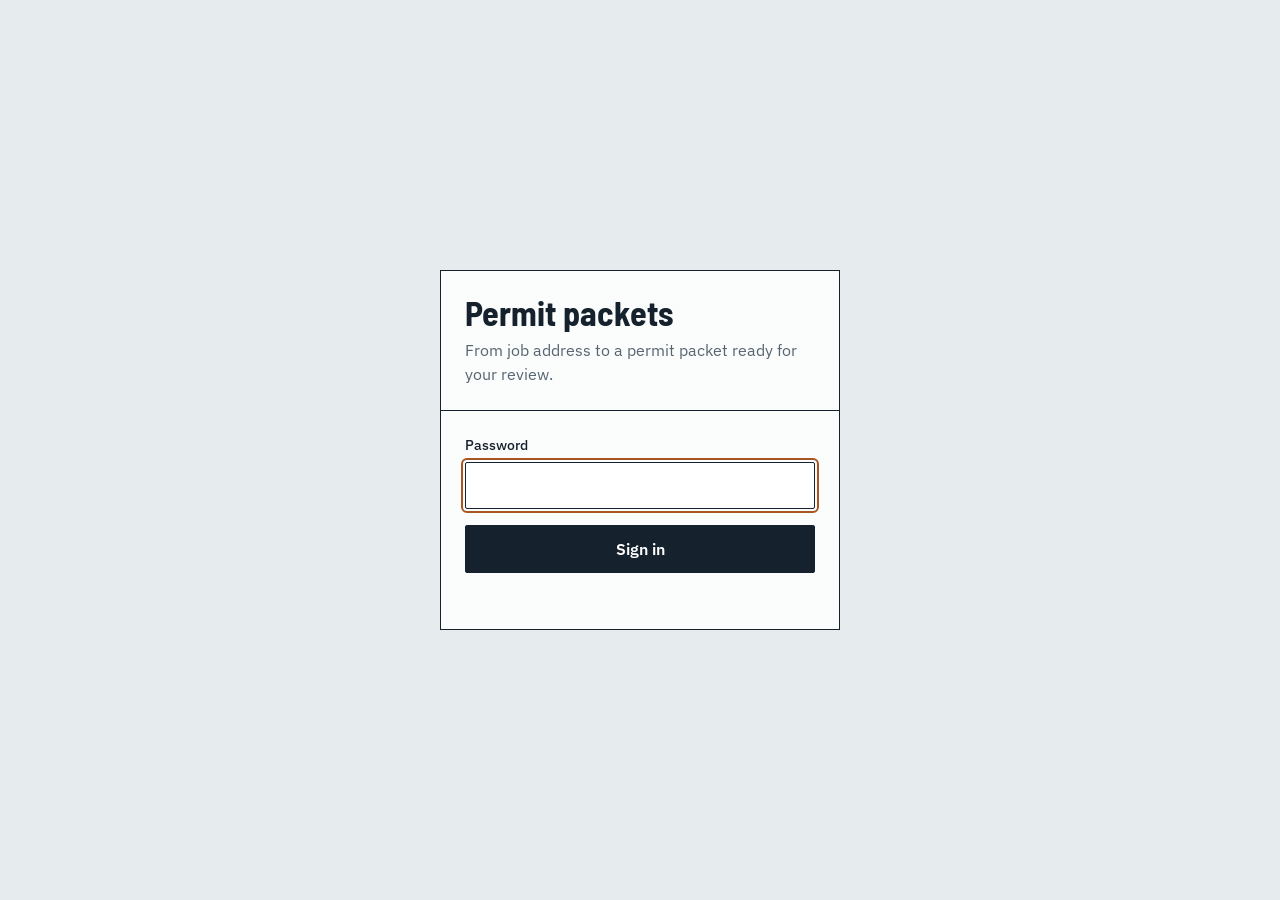
<file: permit_packets/static/signin.html>
<!doctype html>
<html lang="en">
<head>
<meta charset="utf-8">
<meta name="viewport" content="width=device-width, initial-scale=1">
<meta name="robots" content="noindex, nofollow">
<title>Permit Packets</title>
<link rel="preconnect" href="https://fonts.googleapis.com">
<link rel="stylesheet" href="https://fonts.googleapis.com/css2?family=Barlow+Semi+Condensed:wght@600;700&family=IBM+Plex+Sans:wght@400;500;600&display=swap">
<style>
:root { --ink: #15212c; --muted: #566572; --rule: #cfd7dd; --paper: #e6ebee; --sheet: #fbfcfc; --copper: #a8551f; --red: #b42318; }
* { box-sizing: border-box; }
body { margin: 0; min-height: 100vh; display: grid; place-items: center; padding: 16px; background: var(--paper); color: var(--ink); font: 16px/1.5 "IBM Plex Sans", system-ui, sans-serif; }
main { width: min(100%, 400px); border: 1.5px solid var(--ink); background: var(--sheet); }
.head { padding: 24px; border-bottom: 1.5px solid var(--ink); }
h1 { margin: 0; font: 700 34px/1.05 "Barlow Semi Condensed", Arial, sans-serif; }
.head p { margin: 8px 0 0; color: var(--muted); }
form { padding: 24px; }
label { display: block; font-size: 14px; font-weight: 500; }
input { display: block; width: 100%; margin-top: 6px; padding: 12px; border: 1px solid var(--ink); border-radius: 2px; background: #fff; color: var(--ink); font: inherit; }
button { width: 100%; margin-top: 16px; padding: 13px; border: 1px solid var(--ink); border-radius: 2px; background: var(--ink); color: #fff; font: 600 16px "IBM Plex Sans", system-ui, sans-serif; cursor: pointer; }
input:focus-visible, button:focus-visible { outline: 2px solid var(--copper); outline-offset: 2px; }
#error { min-height: 22px; margin: 10px 0 0; color: var(--red); font-size: 14px; }
</style>
</head>
<body>
<main>
  <div class="head"><h1>Permit packets</h1><p>From job address to a permit packet ready for your review.</p></div>
  <form id="signin">
    <label>Password<input id="password" type="password" autocomplete="current-password" required autofocus></label>
    <button type="submit">Sign in</button>
    <p id="error" role="alert"></p>
  </form>
</main>
<script>
  document.querySelector('#signin').addEventListener('submit', async (event) => {
    event.preventDefault();
    const error = document.querySelector('#error');
    error.textContent = '';
    const response = await fetch('/api/signin', {
      method: 'POST',
      headers: { 'Content-Type': 'application/json' },
      body: JSON.stringify({ password: document.querySelector('#password').value }),
    }).catch(() => null);
    if (response?.ok) { location.reload(); return; }
    error.textContent = response ? 'That password isn’t right.' : 'Sign-in didn’t go through. Try again.';
  });
</script>
</body>
</html>
</file>
